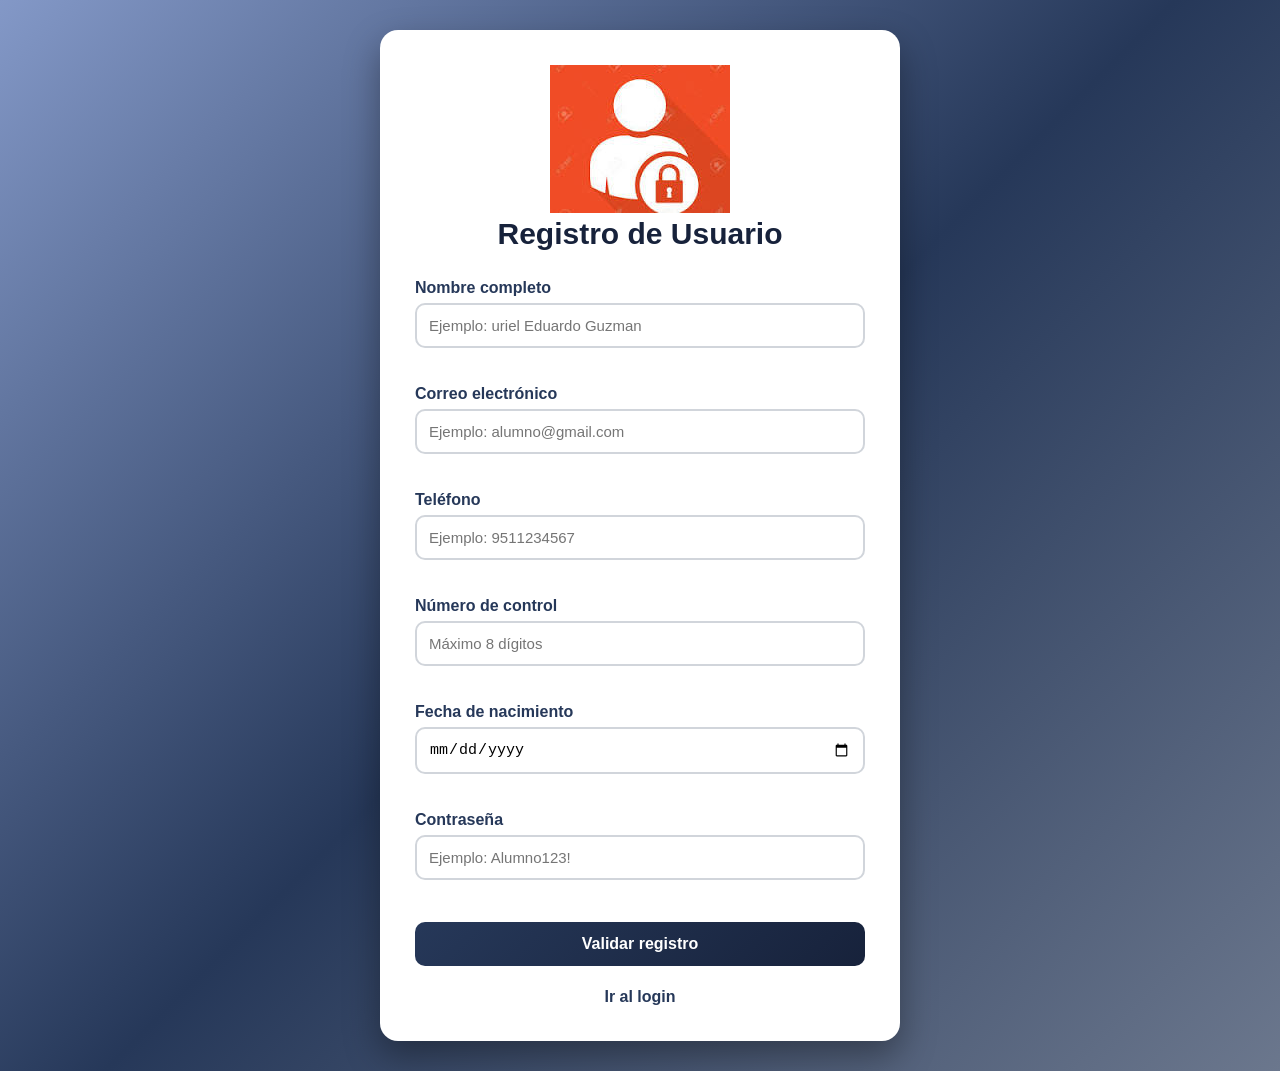
<file: index.html>
<!DOCTYPE html>
<html lang="es">
<head>
    <meta charset="UTF-8">
    <meta name="viewport" content="width=device-width, initial-scale=1.0">
    <title>Actividad 2 - Librería utileria.js</title>

    <link rel="stylesheet" href="css/styles.css">
</head>
<body>

    <main class="contenedor-principal">

        <section class="tarjeta-formulario">

            <div class="encabezado">
                <img src="img/log.jpg" alt="Icono de login">
                <h1>Registro de Usuario</h1>
            </div>

            <form id="formRegistro">

                <div class="grupo">
                    <label for="nombre">Nombre completo</label>
                    <input type="text" id="nombre" placeholder="Ejemplo: uriel Eduardo Guzman">
                    <span class="error" id="errorNombre"></span>
                </div>

                <div class="grupo">
                    <label for="correo">Correo electrónico</label>
                    <input type="text" id="correo" placeholder="Ejemplo: alumno@gmail.com">
                    <span class="error" id="errorCorreo"></span>
                </div>

                <div class="grupo">
                    <label for="telefono">Teléfono</label>
                    <input type="text" id="telefono" placeholder="Ejemplo: 9511234567">
                    <span class="error" id="errorTelefono"></span>
                </div>

                <div class="grupo">
                    <label for="numeroControl">Número de control</label>
                    <input type="text" id="numeroControl" placeholder="Máximo 8 dígitos">
                    <span class="error" id="errorNumero"></span>
                </div>

                <div class="grupo">
                    <label for="fechaNacimiento">Fecha de nacimiento</label>
                    <input type="date" id="fechaNacimiento">
                    <span class="error" id="errorFecha"></span>
                </div>

                <div class="grupo">
                    <label for="password">Contraseña</label>
                    <input type="password" id="password" placeholder="Ejemplo: Alumno123!">
                    <span class="error" id="errorPassword"></span>
                </div>

                <button type="submit">Validar registro</button>

                <p id="mensajeGeneral"></p>

            </form>

            <div class="acciones">
                <a href="login.html">Ir al login</a>
            </div>

        </section>

    </main>

    <div class="modal" id="modalEdad">
        <div class="contenido-modal">
            <h2>Resultado del registro</h2>

            <p id="textoModal"></p>

            <button id="btnCerrarModal">Cerrar</button>
        </div>
    </div>

    <script src="js/utileria.js"></script>

    <script>
        const formulario = document.getElementById("formRegistro");

        const nombre = document.getElementById("nombre");
        const correo = document.getElementById("correo");
        const telefono = document.getElementById("telefono");
        const numeroControl = document.getElementById("numeroControl");
        const fechaNacimiento = document.getElementById("fechaNacimiento");
        const password = document.getElementById("password");

        const errorNombre = document.getElementById("errorNombre");
        const errorCorreo = document.getElementById("errorCorreo");
        const errorTelefono = document.getElementById("errorTelefono");
        const errorNumero = document.getElementById("errorNumero");
        const errorFecha = document.getElementById("errorFecha");
        const errorPassword = document.getElementById("errorPassword");

        const mensajeGeneral = document.getElementById("mensajeGeneral");

        const modalEdad = document.getElementById("modalEdad");
        const textoModal = document.getElementById("textoModal");
        const btnCerrarModal = document.getElementById("btnCerrarModal");

        formulario.addEventListener("submit", function(evento) {
            evento.preventDefault();

            limpiarMensajes();

            let formularioValido = true;

            let nombreFormateado = formatearNombre(nombre.value);
            nombre.value = nombreFormateado;

            if (!soloLetras(nombreFormateado)) {
                errorNombre.textContent = "El nombre solo debe contener letras y espacios.";
                formularioValido = false;
            }

            if (!validarCorreo(correo.value)) {
                errorCorreo.textContent = "Ingresa un correo electrónico válido.";
                formularioValido = false;
            }

            if (!validarTelefono(telefono.value)) {
                errorTelefono.textContent = "El teléfono debe contener exactamente 10 dígitos.";
                formularioValido = false;
            }

            if (!validarLongitud(numeroControl.value, 8)) {
                errorNumero.textContent = "El número de control debe tener máximo 8 dígitos numéricos.";
                formularioValido = false;
            }

            let edad = calcularEdad(fechaNacimiento.value);

            if (edad === -1) {
                errorFecha.textContent = "Selecciona una fecha de nacimiento válida.";
                formularioValido = false;
            } else if (!esMayorDeEdad(fechaNacimiento.value)) {
                errorFecha.textContent = "Debes ser mayor de edad para registrarte.";
                formularioValido = false;
            }

            if (!validarPassword(password.value)) {
                errorPassword.textContent = "La contraseña debe tener mínimo 8 caracteres, mayúscula, minúscula, número y carácter especial.";
                formularioValido = false;
            }

            if (!formularioValido) {
                mensajeGeneral.textContent = "Revisa los campos marcados antes de continuar.";
                mensajeGeneral.className = "mensaje-error";
                return;
            }

            mensajeGeneral.textContent = "Registro validado correctamente.";
            mensajeGeneral.className = "mensaje-correcto";

            textoModal.textContent = "Hola " + nombreFormateado + ". Tu edad calculada es de " + edad + " años. El formulario fue validado correctamente.";
            modalEdad.classList.add("activo");
        });

        btnCerrarModal.addEventListener("click", function() {
            modalEdad.classList.remove("activo");
        });

        function limpiarMensajes() {
            errorNombre.textContent = "";
            errorCorreo.textContent = "";
            errorTelefono.textContent = "";
            errorNumero.textContent = "";
            errorFecha.textContent = "";
            errorPassword.textContent = "";
            mensajeGeneral.textContent = "";
            mensajeGeneral.className = "";
        }
    </script>

</body>
</html>
</file>
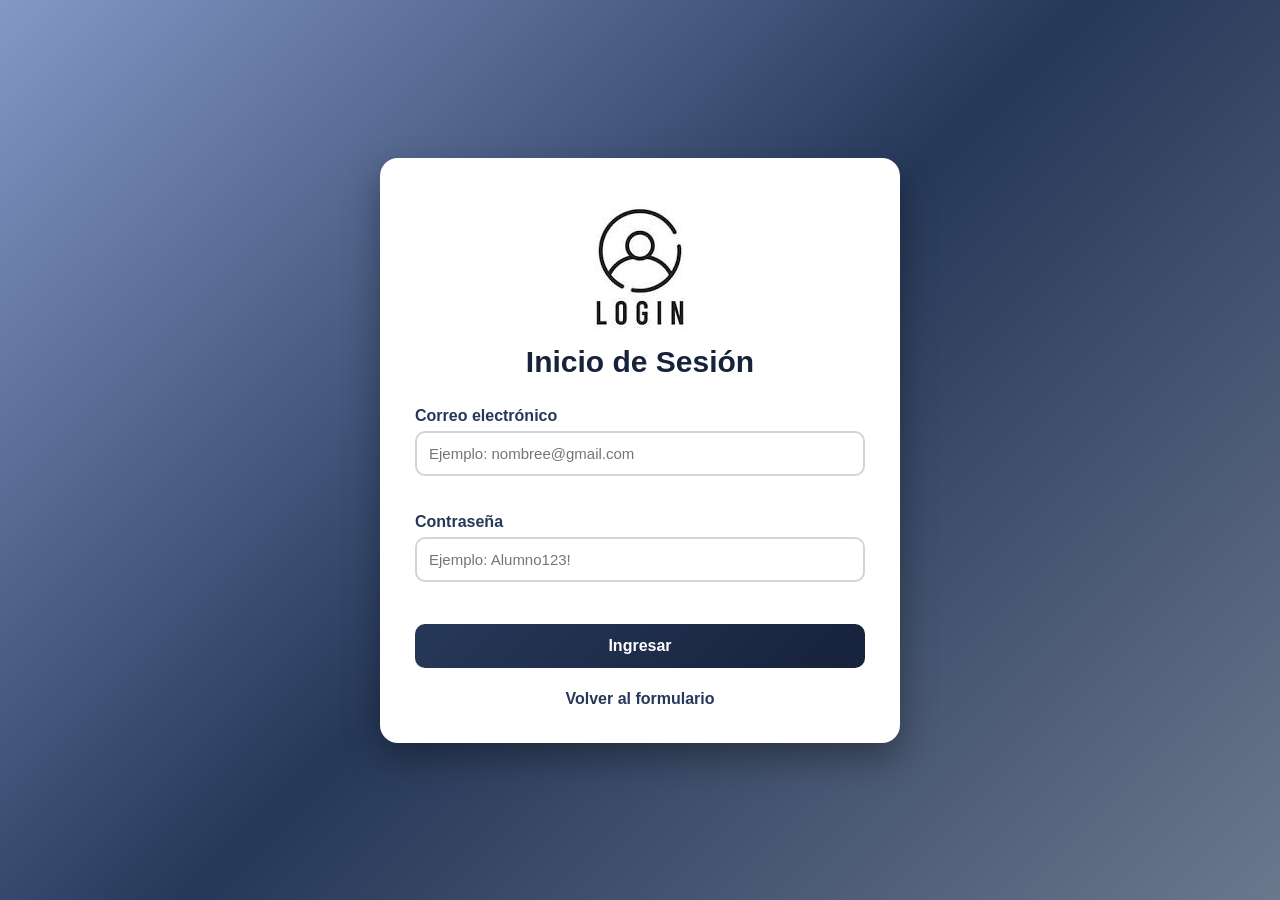
<file: login.html>
<!DOCTYPE html>
<html lang="es">
<head>
    <meta charset="UTF-8">
    <meta name="viewport" content="width=device-width, initial-scale=1.0">
    <title>Login - Actividad 2</title>

    <link rel="stylesheet" href="css/styles.css">
</head>
<body>

    <main class="contenedor-principal">

        <section class="tarjeta-formulario">

            <div class="encabezado">
                <img src="img/login.jpg" alt="Icono de login">
                <h1>Inicio de Sesión</h1>
            </div>

            <form id="formLogin">

                <div class="grupo">
                    <label for="correoLogin">Correo electrónico</label>
                    <input 
                        type="text" 
                        id="correoLogin" 
                        placeholder="Ejemplo: nombree@gmail.com"
                    >
                    <span class="error" id="errorCorreoLogin"></span>
                </div>

                <div class="grupo">
                    <label for="passwordLogin">Contraseña</label>
                    <input 
                        type="password" 
                        id="passwordLogin" 
                        placeholder="Ejemplo: Alumno123!"
                    >
                    <span class="error" id="errorPasswordLogin"></span>
                </div>

                <button type="submit">Ingresar</button>

                <p id="mensajeLogin"></p>

            </form>

            <div class="acciones">
                <a href="index.html">Volver al formulario</a>
            </div>

        </section>

    </main>

    <script src="js/utileria.js"></script>

    <script>
        const formLogin = document.getElementById("formLogin");

        const correoLogin = document.getElementById("correoLogin");
        const passwordLogin = document.getElementById("passwordLogin");

        const errorCorreoLogin = document.getElementById("errorCorreoLogin");
        const errorPasswordLogin = document.getElementById("errorPasswordLogin");

        const mensajeLogin = document.getElementById("mensajeLogin");

        formLogin.addEventListener("submit", function(evento) {
            evento.preventDefault();

            limpiarErroresLogin();

            let loginValido = true;

            if (!validarCorreo(correoLogin.value)) {
                errorCorreoLogin.textContent = "Ingresa un correo electrónico válido.";
                loginValido = false;
            }

            if (!validarPassword(passwordLogin.value)) {
                errorPasswordLogin.textContent = "La contraseña debe tener mínimo 8 caracteres, mayúscula, minúscula, número y carácter especial.";
                loginValido = false;
            }

            if (!loginValido) { 
                mensajeLogin.textContent = "No se pudo iniciar sesión. Revisa los datos ingresados.";
                mensajeLogin.className = "mensaje-error";
                return;
            }

            mensajeLogin.textContent = "Inicio de sesión validado correctamente.";
            mensajeLogin.className = "mensaje-correcto";
        });

        function limpiarErroresLogin() {
            errorCorreoLogin.textContent = "";
            errorPasswordLogin.textContent = "";
            mensajeLogin.textContent = "";
            mensajeLogin.className = "";
        }
    </script>

</body>
</html>
</file>
<file: css/styles.css>
* {
    margin: 0;
    padding: 0;
    box-sizing: border-box;
}

body {
    font-family: Arial, Helvetica, sans-serif;
    min-height: 100vh;
    background: linear-gradient(135deg, #8398c7, #263859, #6b778d);
    display: flex;
    justify-content: center;
    align-items: center;
    padding: 30px;
}

.contenedor-principal {
    width: 100%;
    max-width: 520px;
}

.tarjeta-formulario {
    background-color: #ffffff;
    padding: 35px;
    border-radius: 18px;
    box-shadow: 0 15px 35px rgba(0, 0, 0, 0.35);
}

.encabezado {
    text-align: center;
    margin-bottom: 28px;
}

.encabezado h1 {
    color: #17223b;
    font-size: 30px;
    margin-bottom: 10px;
}

.encabezado p {
    color: #555;
    font-size: 15px;
    line-height: 1.5;
}

.grupo {
    margin-bottom: 16px;
}

label {
    display: block;
    font-weight: bold;
    color: #263859;
    margin-bottom: 6px;
}

input {
    width: 100%;
    padding: 12px;
    border: 2px solid #d1d5db;
    border-radius: 10px;
    font-size: 15px;
    outline: none;
    transition: 0.3s;
}

input:focus {
    border-color: #263859;
    box-shadow: 0 0 0 3px rgba(38, 56, 89, 0.15);
}

button {
    width: 100%;
    padding: 13px;
    background: linear-gradient(135deg, #263859, #17223b);
    color: white;
    border: none;
    border-radius: 10px;
    font-size: 16px;
    font-weight: bold;
    cursor: pointer;
    transition: 0.3s;
    margin-top: 5px;
}

button:hover {
    transform: translateY(-2px);
    box-shadow: 0 8px 18px rgba(23, 34, 59, 0.35);
}

.error {
    display: block;
    color: #dc2626;
    font-size: 13px;
    margin-top: 5px;
    min-height: 16px;
}

#mensajeGeneral {
    text-align: center;
    margin-top: 18px;
    font-weight: bold;
    font-size: 14px;
}

.mensaje-error {
    color: #dc2626;
}

.mensaje-correcto {
    color: #16a34a;
}

.acciones {
    text-align: center;
    margin-top: 22px;
}

.acciones a {
    color: #263859;
    font-weight: bold;
    text-decoration: none;
}

.acciones a:hover {
    text-decoration: underline;
}

/* MODAL */
.modal {
    position: fixed;
    top: 0;
    left: 0;
    width: 100%;
    height: 100%;

    background-color: rgba(0, 0, 0, 0.65);

    display: none;
    justify-content: center;
    align-items: center;

    padding: 20px;
}

.modal.activo {
    display: flex;
}

.contenido-modal {
    background-color: white;
    width: 100%;
    max-width: 420px;
    padding: 30px;
    border-radius: 18px;
    text-align: center;
    box-shadow: 0 12px 30px rgba(0, 0, 0, 0.35);
}

.contenido-modal h2 {
    color: #17223b;
    margin-bottom: 15px;
}

.contenido-modal p {
    color: #444;
    font-size: 16px;
    line-height: 1.5;
    margin-bottom: 20px;
}

.contenido-modal button {
    width: auto;
    padding: 12px 30px;
}
.imagen-login {
    width: 110px;
    height: 110px;
    object-fit: contain;
    display: block;
    margin: 0 auto 15px;
}
.imagen-log {
    width: 110px;
    height: 110px;
    object-fit: contain;
    display: block;
    margin: 0 auto 15px;
}
</file>
